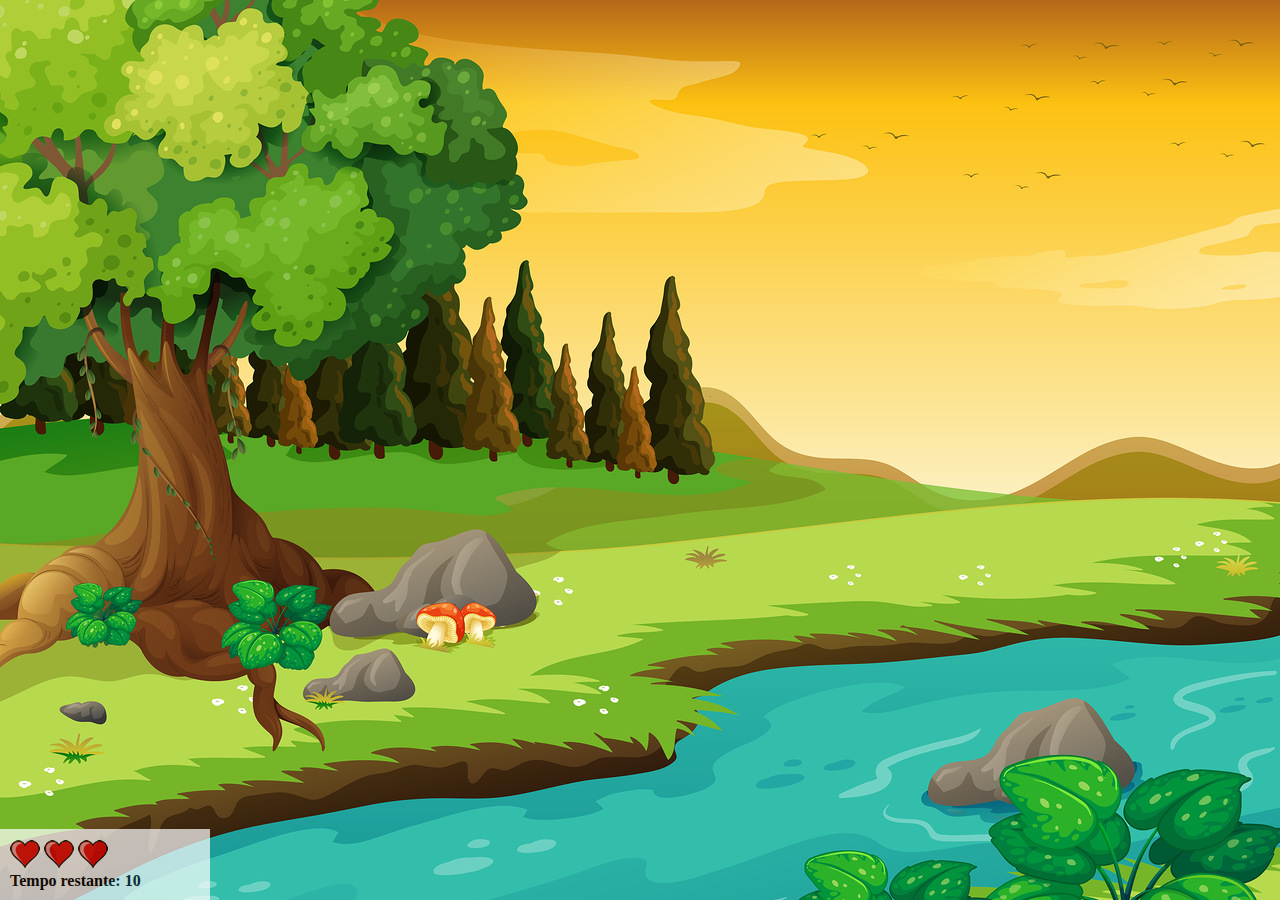
<file: index.html>
<!DOCTYPE html>
<html lang="en">
<head>
    <meta charset="UTF-8">
    <meta name="viewport" content="width=device-width, initial-scale=1.0">
    <title>Matamosquito</title>
    <script src="script.js"></script>
    <link rel="stylesheet" href="style.css">
    
    
   
 
</head>
    <body onresize="ajustaTamanhoJogo()" style="background-color: black; color: #f0f8ff;">

        <div class="painel">
            <div class="vida">
                <img id="v1" src="imagens/coracao_cheio.png" alt="">
                <img id="v2" src="imagens/coracao_cheio.png" alt="">
                <img id="v3" src="imagens/coracao_cheio.png" alt="">
            </div>
            <div class="cronometro">
                Tempo restante: <span id="cronometro"></span>
            </div>
        </div>

    <script>
        document.getElementById('cronometro').innerHTML = tempo

        var criaMosca = setInterval(function() {
            posicaoRandomica()

        }, criarMosquitoTempo)
    </script>

    </body>
</html>
</file>
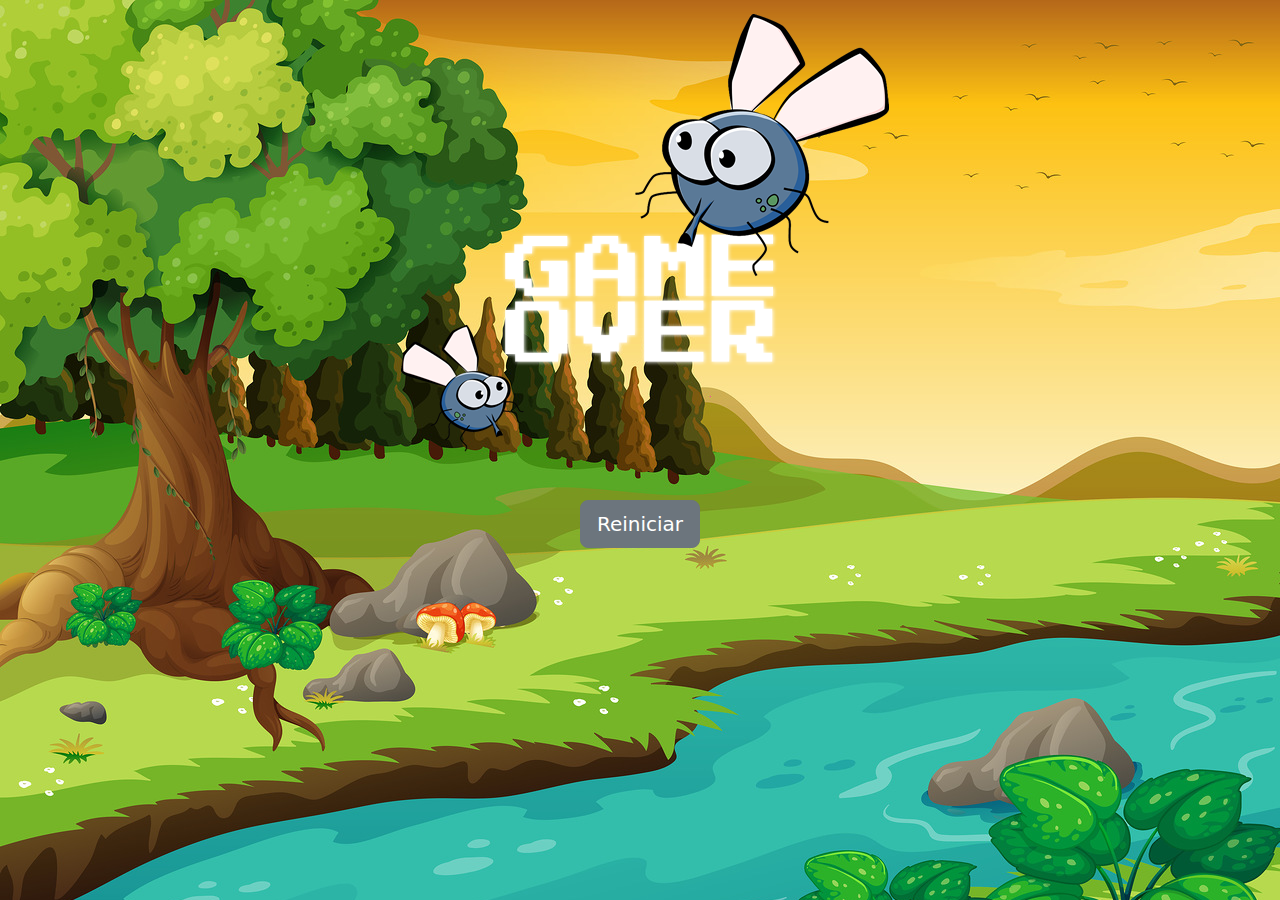
<file: gameover.html>
<!DOCTYPE html>
<html lang="en">
<head>
    <meta charset="UTF-8">
    <meta name="viewport" content="width=device-width, initial-scale=1.0">
    <link href="https://cdn.jsdelivr.net/npm/bootstrap@5.3.3/dist/css/bootstrap.min.css" rel="stylesheet" integrity="sha384-QWTKZyjpPEjISv5WaRU9OFeRpok6YctnYmDr5pNlyT2bRjXh0JMhjY6hW+ALEwIH" crossorigin="anonymous">
    <title>Gameover</title>
    <link rel="stylesheet" href="style.css"/>
</head>
    <body>
        <div class="container">
            <div class="row">
                <div class="col">
                    <div class="d-flex justify-content-center">
                        <img src="imagens/game_over.png" >
                    </div>
                </div>
            </div>
            <div class="row">
                <div class="col">
                    <div class="d-flex justify-content-center">
                       <button type="button" class="btn btn-secondary btn-lg" onclick="window.location.href = 'index.html' ">Reiniciar</button>
                    </div>
                </div>
            </div>
        </div>
        
    </body>
</html>
</file>
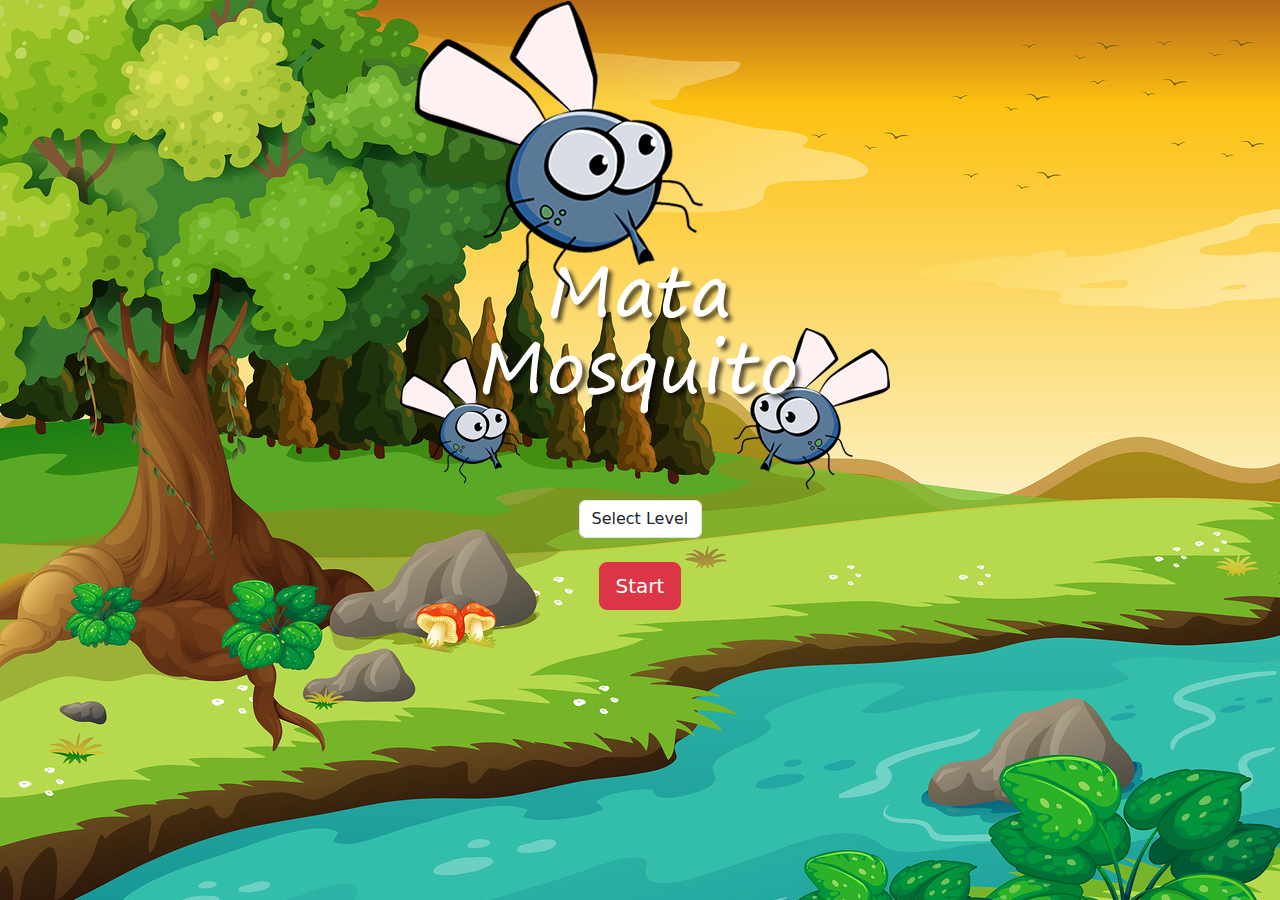
<file: start.html>
<!DOCTYPE html>
<html lang="en">
<head>
    <meta charset="UTF-8">
    <meta name="viewport" content="width=device-width, initial-scale=1.0">
    <link href="https://cdn.jsdelivr.net/npm/bootstrap@5.3.3/dist/css/bootstrap.min.css" rel="stylesheet" integrity="sha384-QWTKZyjpPEjISv5WaRU9OFeRpok6YctnYmDr5pNlyT2bRjXh0JMhjY6hW+ALEwIH" crossorigin="anonymous">
    <title>Gameover</title>
    <link rel="stylesheet" href="style.css"/>
    <script>
        function start(){
            var nivel = document.getElementById('level').value;

            if(nivel === ""){
                alert("Selecione um nivel para inicia o jogo!");
                return false
            }
            window.location.href = "index.html?" + nivel;
        }
    </script>
</head>
    <body>
        <div class="container">
            <div class="row">
                <div class="col">
                    <div class="d-flex justify-content-center">
                        <img src="imagens/game.png" >
                    </div>
                </div>
            </div>

            <div class="row">
                <div class="col">
                    <div class="d-flex justify-content-center">
                        <div class="mb-4">
                            <select class="form-control" name="" id="level">
                                <option value="">Select Level</option>
                                <option value="normal">Normal</option>
                                <option value="hard">Hard</option>
                                <option value="ultra hard">Ultra Hard</option>
                               </select>
                        </div>
                    </div>
                </div>
            </div>

            <div class="row">
                <div class="col">
                    <div class="d-flex justify-content-center">
                       <button type="button" class="btn btn-danger btn-lg" onclick="start()">Start</button>
                    </div>
                </div>
            </div>
        </div>
        
    </body>
</html>
</file>
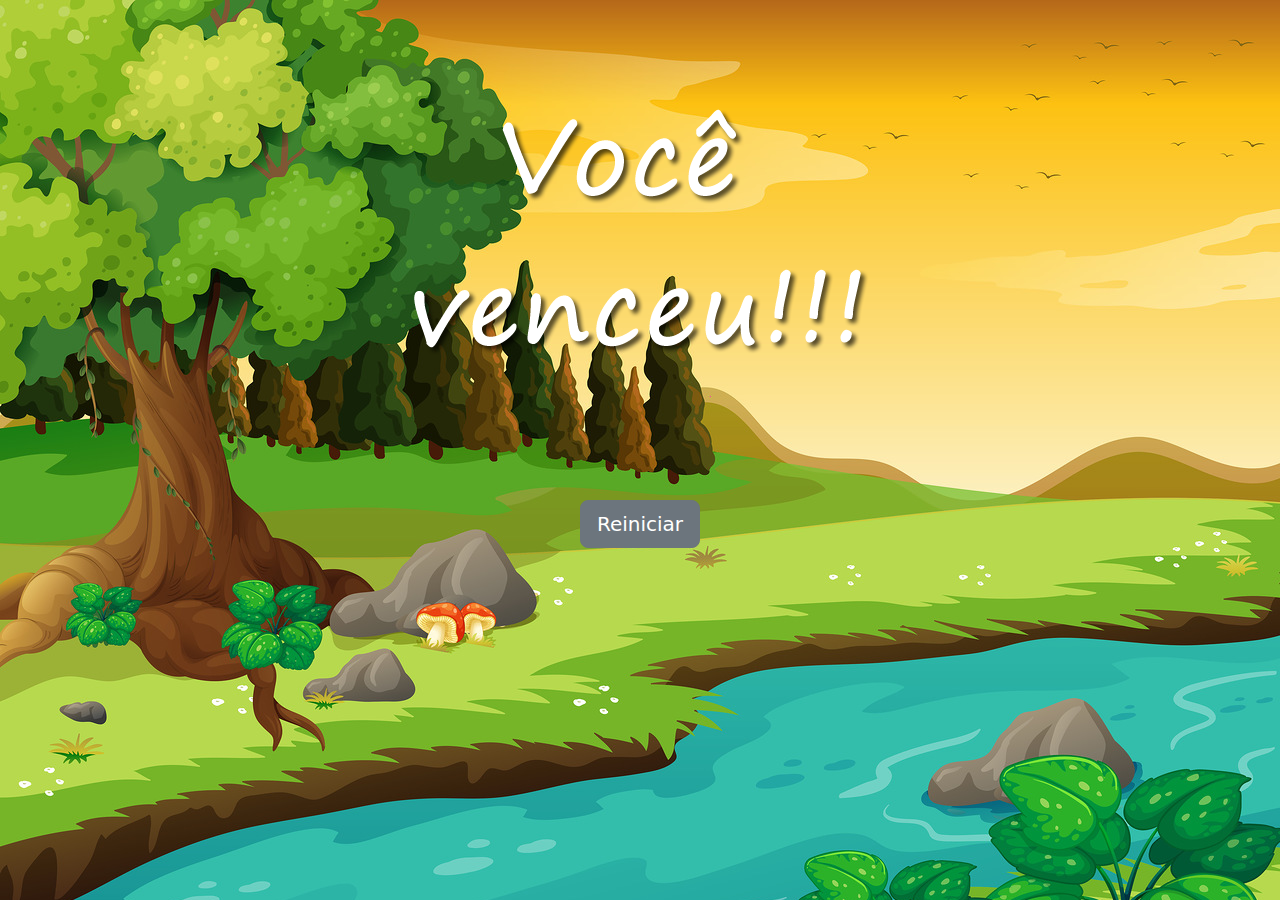
<file: vitoria.html>
<!DOCTYPE html>
<html lang="en">
<head>
    <meta charset="UTF-8">
    <meta name="viewport" content="width=device-width, initial-scale=1.0">
    <link href="https://cdn.jsdelivr.net/npm/bootstrap@5.3.3/dist/css/bootstrap.min.css" rel="stylesheet" integrity="sha384-QWTKZyjpPEjISv5WaRU9OFeRpok6YctnYmDr5pNlyT2bRjXh0JMhjY6hW+ALEwIH" crossorigin="anonymous">
    <title>Gameover</title>
    <link rel="stylesheet" href="style.css"/>

</head>
    <body>
        <div class="container">
            <div class="row">
                <div class="col">
                    <div class="d-flex justify-content-center">
                        <img src="imagens/vitoria.png" >
                    </div>
                </div>
            </div>
            <div class="row">
                <div class="col">
                    <div class="d-flex justify-content-center">
                       <button type="button" class="btn btn-secondary btn-lg" onclick="window.location.href = 'start.html' ">Reiniciar</button>
                    </div>
                </div>
            </div>
        </div>
        
    </body>
</html>
</file>
<file: style.css>
html {
    cursor: url(imagens/mata_mosquito.png) 30 30, auto;
}

body{
    background-image: url(imagens/bg.jpg);
    background-size: cover;
    background-repeat: no-repeat;
}

.mosquito1 {
    width: 50px;
    height: 50px;
}


.mosquito2 {
    width: 70px;
    height: 70px;
}

.mosquito3 {
    width: 80px;
    height: 80px;
}

.ladoA {
    transform: scaleX(1);
}

.ladoB {
    transform: scaleX(-1);
}

.painel {
    position: absolute;
    left: 0px;
    width: 190px;
    padding: 10px;
    bottom: 0px;
    border-top: solid 1px #fff;
    background-color: #fff;
    opacity: 0.7;
}

.vida {
    float: left;
}

.cronometro {
    float: left;
    font-size: 20;
    font-weight: bold;
    color: black;
}
</file>
